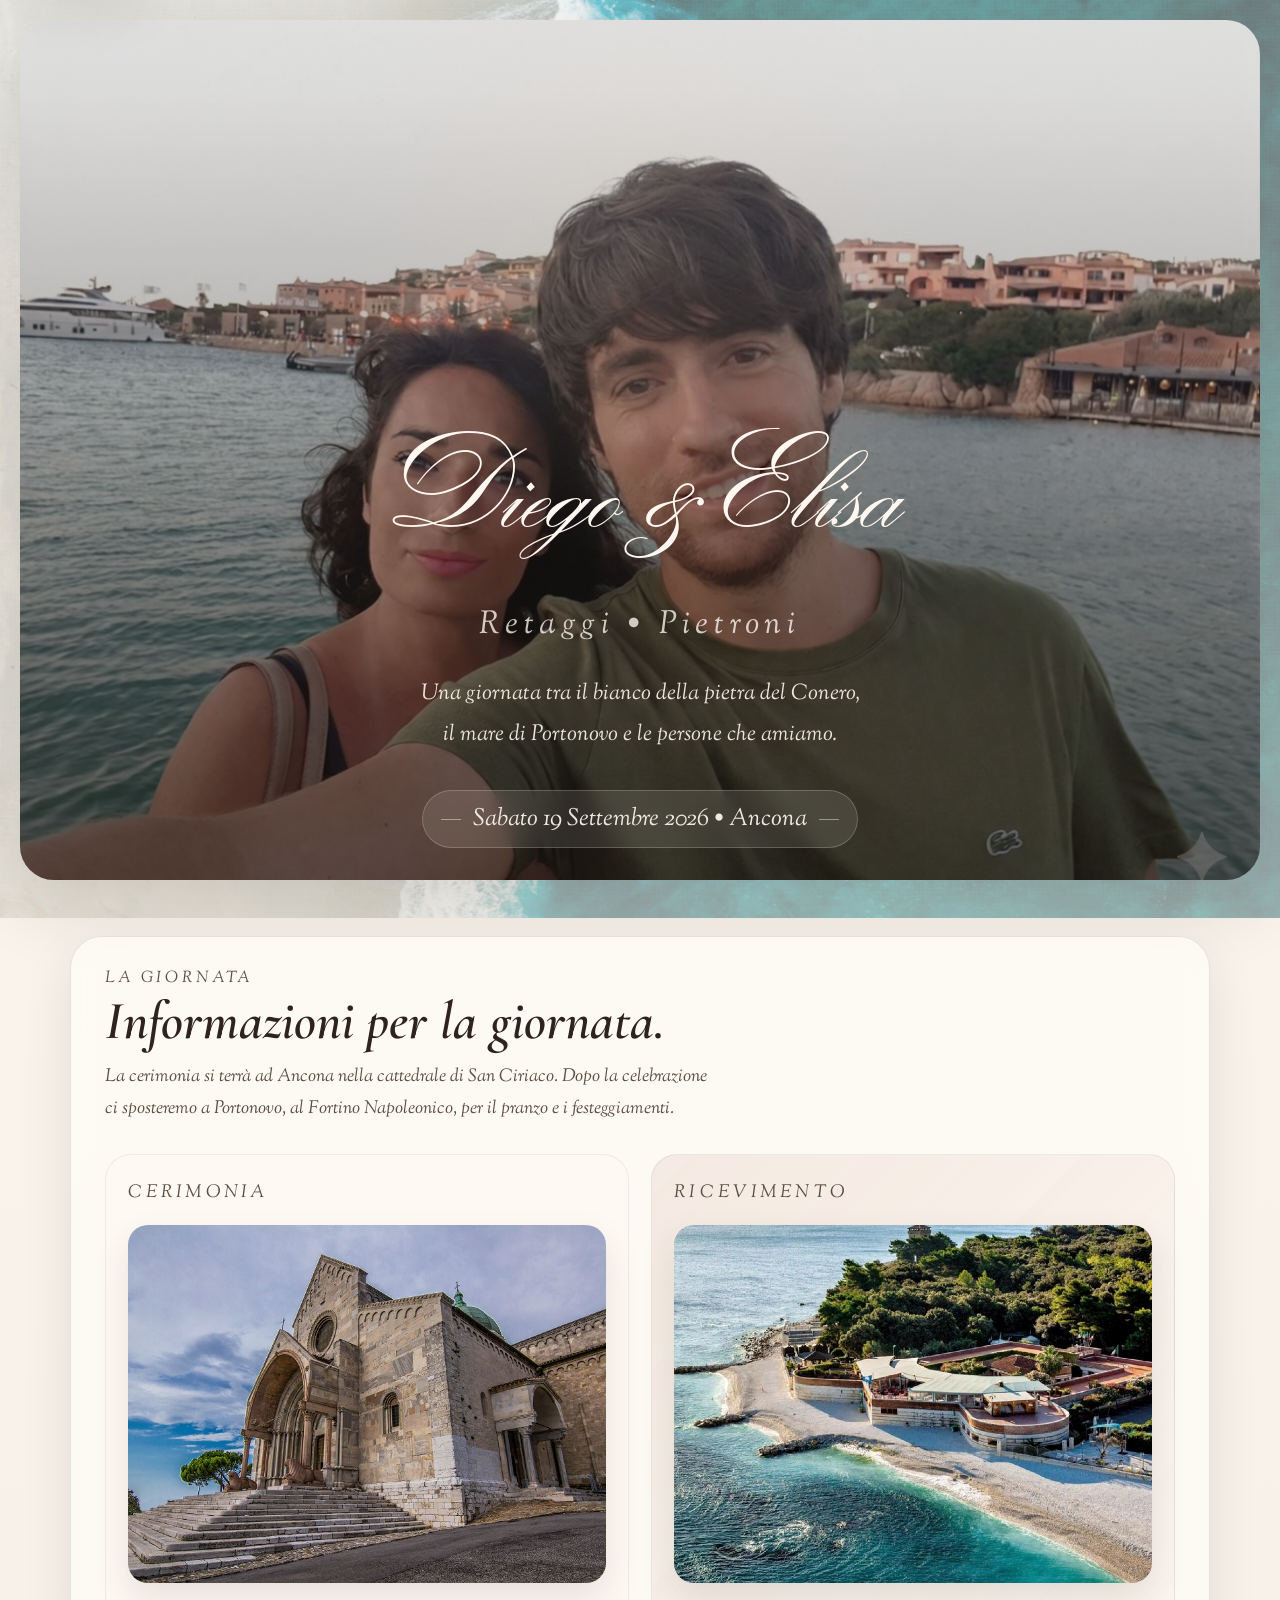
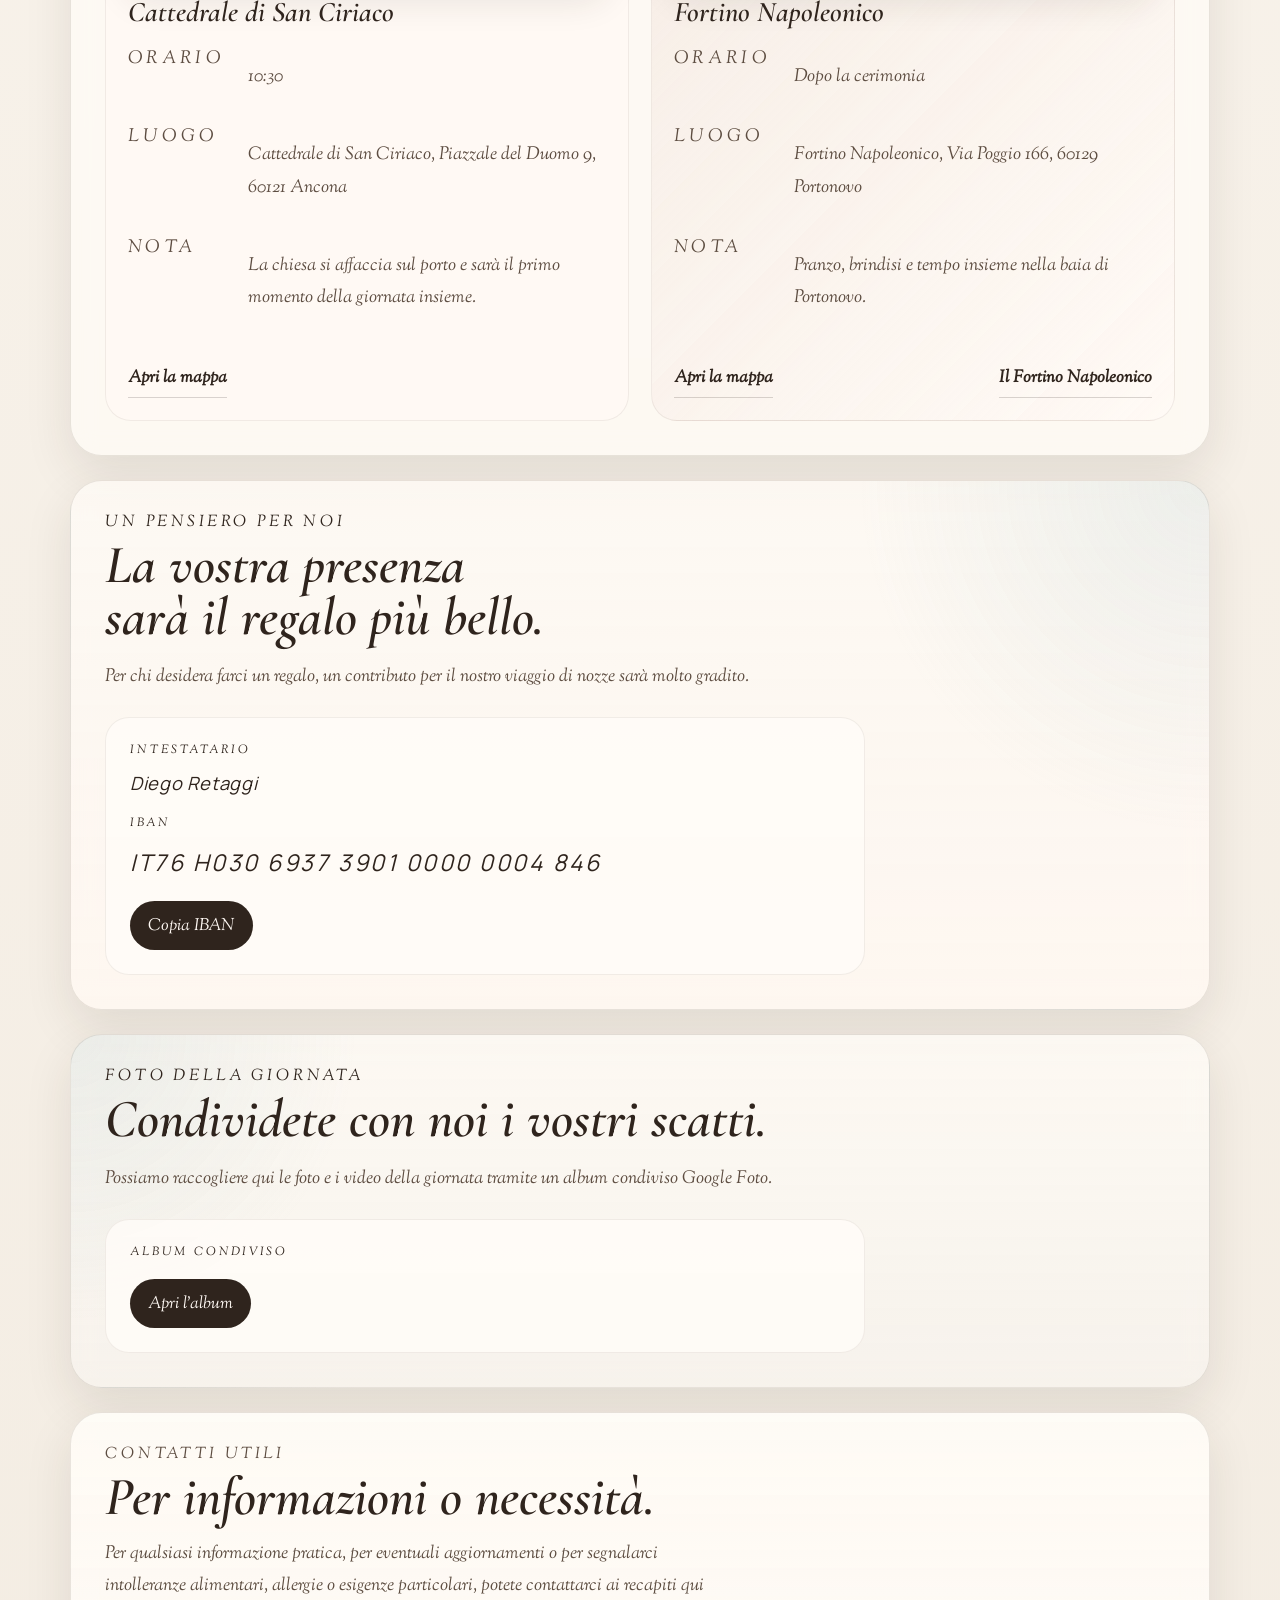
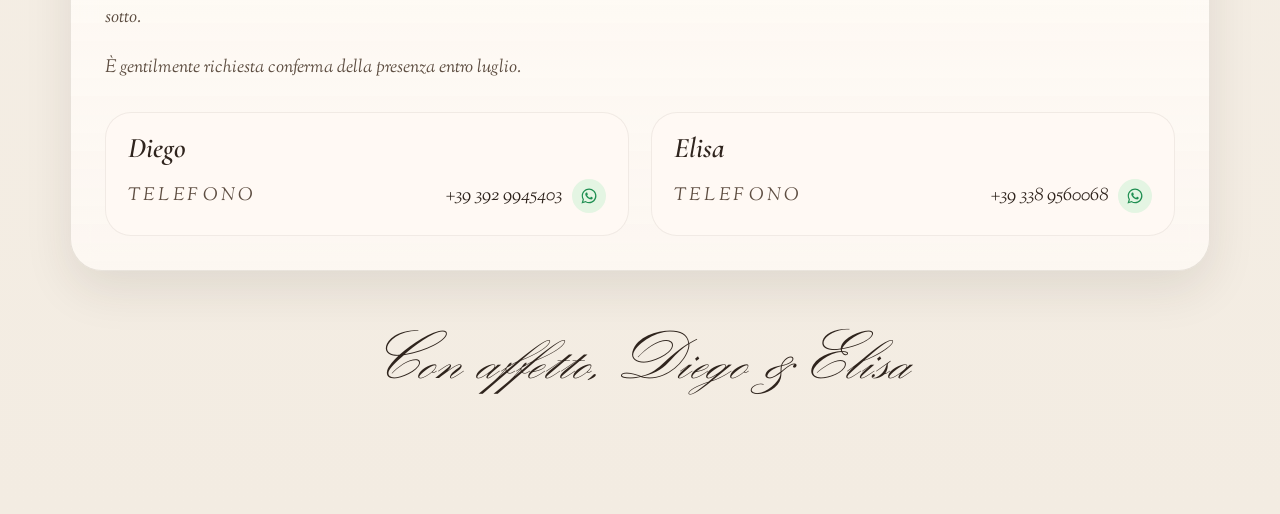
<file: index.html>
<!DOCTYPE html>
<html lang="it">

<head>
  <meta charset="UTF-8">
  <meta name="viewport" content="width=device-width, initial-scale=1.0">
  <meta name="description"
    content="Diego Retaggi ed Elisa Pietroni invitano a celebrare il loro matrimonio ad Ancona il 19 settembre 2026.">
  <title>Diego & Elisa | 19 settembre 2026</title>
  <link rel="icon" href="favicon.svg" type="image/svg+xml">
  <link rel="preconnect" href="https://fonts.googleapis.com">
  <link rel="preconnect" href="https://fonts.gstatic.com" crossorigin>
  <link
    href="https://fonts.googleapis.com/css2?family=Bodoni+Moda:ital,opsz,wght@0,6..96,500;0,6..96,600;1,6..96,500;1,6..96,600&family=Cormorant+Garamond:wght@400;500;600;700&family=Manrope:wght@400;500;600;700&display=swap"
    rel="stylesheet">
  <link rel="preconnect" href="https://fonts.googleapis.com">
  <link rel="preconnect" href="https://fonts.gstatic.com" crossorigin>
  <link href="https://fonts.googleapis.com/css2?family=Sorts+Mill+Goudy:ital@0;1&display=swap" rel="stylesheet">
  <link rel="stylesheet" href="styles.css">

  <!-- Cloudflare Web Analytics -->
  <script defer src='https://static.cloudflareinsights.com/beacon.min.js'
    data-cf-beacon='{"token": "9e28122a9e2343fabdea8cd980fb42a8"}'></script>
  <!-- End Cloudflare Web Analytics -->
</head>

<body>
  <a class="skip-link" href="#main-content">Vai al contenuto</a>
  <div class="page-shell">
    <div class="grain"></div>

    <header class="hero">
      <div class="hero__backdrop"></div>
      <div class="hero__content">
        <h1 class="reveal reveal-delay-1">Diego & Elisa</h1>
        <p class="hero__surname reveal reveal-delay-2">Retaggi • Pietroni</p>
        <p class="hero__lead reveal reveal-delay-2">
          Una giornata tra il bianco della pietra del Conero, il mare di Portonovo e le persone che amiamo.
        </p>
        <p class="hero__date reveal reveal-delay-3">Sabato 19 Settembre 2026 • Ancona</p>
      </div>
    </header>

    <main class="content" id="main-content">
      <section class="section section--intro">
        <div class="section-heading">
          <p class="section-kicker">La giornata</p>
          <h2>Informazioni per la giornata.</h2>
          <p class="section-heading__lead">
            La cerimonia si terrà ad Ancona nella cattedrale di San Ciriaco. Dopo la celebrazione ci
            sposteremo a Portonovo, al Fortino Napoleonico, per il pranzo e i festeggiamenti.
          </p>
        </div>

        <div class="intro-grid">
          <article class="info-card">
            <p class="info-card__label">Cerimonia</p>
            <div class="info-card__media">
              <img src="assets/images/san-ciriaco.jpg" alt="Veduta luminosa della cattedrale di San Ciriaco"
                width="1200" height="900" loading="lazy">
            </div>
            <h3>Cattedrale di San Ciriaco</h3>
            <div class="detail-list">
              <div class="detail-list__row">
                <p class="detail-list__label">Orario</p>
                <p class="detail-list__value">10:30</p>
              </div>
              <div class="detail-list__row">
                <p class="detail-list__label">Luogo</p>
                <p class="detail-list__value">Cattedrale di San Ciriaco, Piazzale del Duomo 9, 60121 Ancona</p>
              </div>
              <div class="detail-list__row">
                <p class="detail-list__label">Nota</p>
                <p class="detail-list__value">La chiesa si affaccia sul porto e sarà il primo momento della giornata
                  insieme.</p>
              </div>
            </div>
            <div class="info-card__actions">
              <a class="text-link" href="https://maps.app.goo.gl/Vji7S76dFKYbU13FA" target="_blank" rel="noreferrer">
                Apri la mappa
              </a>
            </div>
          </article>

          <article class="info-card info-card--highlight">
            <p class="info-card__label">Ricevimento</p>
            <div class="info-card__media">
              <img src="assets/images/fortino-napoleonico.jpg" alt="Costa e mare di Portonovo in una luce calda"
                width="1200" height="900" loading="lazy">
            </div>
            <h3>Fortino Napoleonico</h3>
            <div class="detail-list">
              <div class="detail-list__row">
                <p class="detail-list__label">Orario</p>
                <p class="detail-list__value">Dopo la cerimonia</p>
              </div>
              <div class="detail-list__row">
                <p class="detail-list__label">Luogo</p>
                <p class="detail-list__value">Fortino Napoleonico, Via Poggio 166, 60129 Portonovo</p>
              </div>
              <div class="detail-list__row">
                <p class="detail-list__label">Nota</p>
                <p class="detail-list__value">Pranzo, brindisi e tempo insieme nella baia di Portonovo.</p>
              </div>
            </div>
            <div class="info-card__actions">
              <a class="text-link" href="https://maps.app.goo.gl/A5HKXBe8Akr5vUgz9" target="_blank" rel="noreferrer">
                Apri la mappa
              </a>
              <a class="text-link text-link--push-right" href="https://www.fortinonapoleonico.com/" target="_blank"
                rel="noreferrer">
                Il Fortino Napoleonico
              </a>
            </div>
          </article>
        </div>
      </section>

      <section class="section section--gift" id="regalo">
        <div class="gift-card">
          <p class="section-kicker">Un pensiero per noi</p>
          <h2>La vostra presenza sarà il regalo più bello.</h2>
          <p class="gift-card__copy">
            Per chi desidera farci un regalo, un contributo per il nostro viaggio di nozze sarà molto gradito.
          </p>

          <div class="iban-box">
            <p class="iban-box__label">Intestatario</p>
            <p class="iban-box__value iban-box__value--compact">Diego Retaggi</p>
            <p class="iban-box__label">IBAN</p>
            <p class="iban-box__value" id="iban-value">IT76 H030 6937 3901 0000 0004 846</p>
            <button class="copy-button" type="button" data-copy-target="iban-value">
              Copia IBAN
            </button>
          </div>
        </div>
      </section>

      <section class="section section--photos" id="foto">
        <div class="gift-card">
          <p class="section-kicker">Foto della giornata</p>
          <h2>Condividete con noi i vostri scatti.</h2>
          <p class="gift-card__copy">
            Possiamo raccogliere qui le foto e i video della giornata tramite un album condiviso Google Foto.
          </p>

          <div class="iban-box">
            <p class="iban-box__label">Album condiviso</p>
            <a class="copy-button copy-button--link" href="https://photos.app.goo.gl/6RqkFo5jzJNgiQ7H7" target="_blank"
              rel="noreferrer">
              Apri l'album
            </a>
            <!-- <a class="copy-button copy-button--link is-disabled" rel="noreferrer" aria-disabled="true" tabindex="-1">
              Album non ancora disponibile
            </a> -->
          </div>
        </div>
      </section>

      <section class="section section--contacts" id="contatti">
        <div class="section-heading">
          <p class="section-kicker">Contatti utili</p>
          <h2>Per informazioni o necessità.</h2>
          <p class="section-heading__lead">
            Per qualsiasi informazione pratica, per eventuali aggiornamenti o per segnalarci intolleranze alimentari,
            allergie o esigenze particolari, potete contattarci ai recapiti qui sotto.
          </p>
          <p class="section-heading__lead">
            È gentilmente richiesta conferma della presenza entro luglio.
          </p>
        </div>

        <div class="intro-grid intro-grid--contacts">
          <article class="info-card">
            <h3>Diego</h3>
            <div class="detail-list">
              <div class="detail-list__row">
                <p class="detail-list__label">Telefono</p>
                <div class="detail-list__value detail-list__value--contact">
                  <a class="contact-link" href="tel:+393929945403">+39 392 9945403</a>
                  <a class="whatsapp-link" href="https://wa.me/393929945403" target="_blank" rel="noreferrer"
                    aria-label="Scrivi a Diego su WhatsApp">
                    <svg viewBox="0 0 24 24" aria-hidden="true">
                      <path
                        d="M19.05 4.94A9.77 9.77 0 0 0 12.09 2C6.67 2 2.27 6.39 2.27 11.81c0 1.73.45 3.42 1.31 4.91L2 22l5.43-1.51a9.8 9.8 0 0 0 4.67 1.19h.01c5.42 0 9.82-4.4 9.82-9.82 0-2.62-1.02-5.08-2.88-6.92ZM12.1 20.02h-.01a8.14 8.14 0 0 1-4.15-1.13l-.3-.18-3.22.9.86-3.14-.2-.32a8.15 8.15 0 0 1-1.26-4.34 8.19 8.19 0 0 1 8.19-8.18 8.1 8.1 0 0 1 5.8 2.4 8.14 8.14 0 0 1 2.39 5.79 8.18 8.18 0 0 1-8.1 8.2Zm4.49-6.11c-.25-.12-1.46-.72-1.69-.8-.23-.09-.39-.12-.55.12-.16.24-.63.79-.77.95-.14.16-.28.18-.53.06-.25-.12-1.05-.39-2-1.25-.74-.66-1.24-1.47-1.38-1.72-.14-.24-.02-.37.1-.49.11-.11.24-.28.36-.42.12-.14.16-.24.24-.4.08-.16.04-.31-.02-.43-.06-.12-.55-1.33-.76-1.82-.2-.48-.4-.41-.55-.42h-.47c-.16 0-.43.06-.66.31-.23.24-.86.84-.86 2.05 0 1.21.88 2.39 1 2.55.12.16 1.73 2.65 4.2 3.72.59.26 1.05.41 1.4.52.59.19 1.12.16 1.54.1.47-.07 1.46-.6 1.67-1.18.21-.58.21-1.08.14-1.18-.06-.1-.22-.16-.47-.28Z" />
                    </svg>
                  </a>
                </div>
              </div>
            </div>
          </article>
          <article class="info-card">
            <h3>Elisa</h3>
            <div class="detail-list">
              <div class="detail-list__row">
                <p class="detail-list__label">Telefono</p>
                <div class="detail-list__value detail-list__value--contact">
                  <a class="contact-link" href="tel:+393389560068">+39 338 9560068</a>
                  <a class="whatsapp-link" href="https://wa.me/393389560068" target="_blank" rel="noreferrer"
                    aria-label="Scrivi a Elisa su WhatsApp">
                    <svg viewBox="0 0 24 24" aria-hidden="true">
                      <path
                        d="M19.05 4.94A9.77 9.77 0 0 0 12.09 2C6.67 2 2.27 6.39 2.27 11.81c0 1.73.45 3.42 1.31 4.91L2 22l5.43-1.51a9.8 9.8 0 0 0 4.67 1.19h.01c5.42 0 9.82-4.4 9.82-9.82 0-2.62-1.02-5.08-2.88-6.92ZM12.1 20.02h-.01a8.14 8.14 0 0 1-4.15-1.13l-.3-.18-3.22.9.86-3.14-.2-.32a8.15 8.15 0 0 1-1.26-4.34 8.19 8.19 0 0 1 8.19-8.18 8.1 8.1 0 0 1 5.8 2.4 8.14 8.14 0 0 1 2.39 5.79 8.18 8.18 0 0 1-8.1 8.2Zm4.49-6.11c-.25-.12-1.46-.72-1.69-.8-.23-.09-.39-.12-.55.12-.16.24-.63.79-.77.95-.14.16-.28.18-.53.06-.25-.12-1.05-.39-2-1.25-.74-.66-1.24-1.47-1.38-1.72-.14-.24-.02-.37.1-.49.11-.11.24-.28.36-.42.12-.14.16-.24.24-.4.08-.16.04-.31-.02-.43-.06-.12-.55-1.33-.76-1.82-.2-.48-.4-.41-.55-.42h-.47c-.16 0-.43.06-.66.31-.23.24-.86.84-.86 2.05 0 1.21.88 2.39 1 2.55.12.16 1.73 2.65 4.2 3.72.59.26 1.05.41 1.4.52.59.19 1.12.16 1.54.1.47-.07 1.46-.6 1.67-1.18.21-.58.21-1.08.14-1.18-.06-.1-.22-.16-.47-.28Z" />
                    </svg>
                  </a>
                </div>
              </div>
            </div>
          </article>
        </div>
      </section>

      <p class="footer-note">Con affetto, Diego & Elisa</p>
    </main>
  </div>

  <button class="back-to-top" type="button" aria-label="Torna in cima alla pagina">
    Torna su
  </button>
  <script src="script.js"></script>
</body>

</html>
</file>
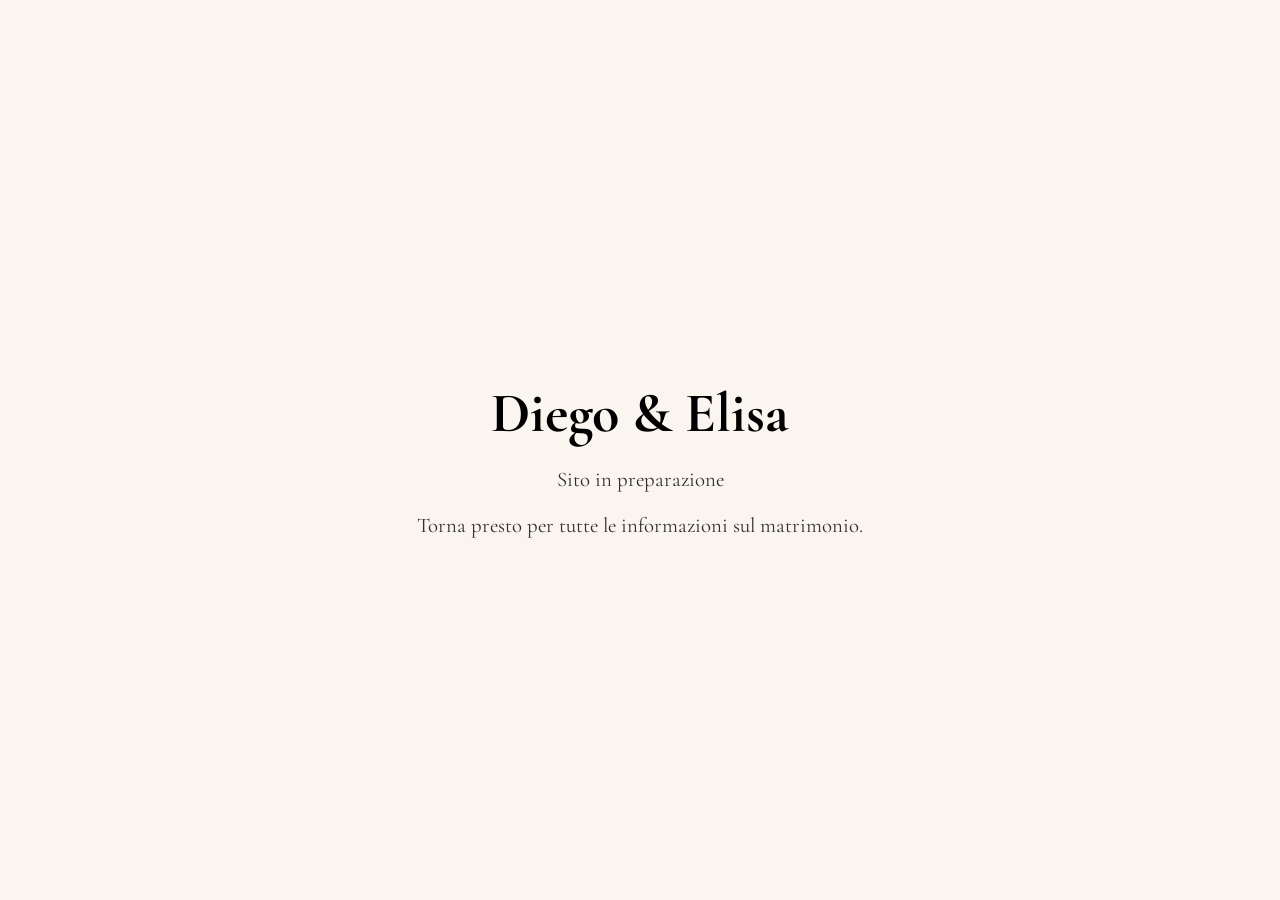
<file: index_work_in_progress.html>
<!DOCTYPE html>
<html lang="it">
<head>
<meta charset="UTF-8">
<meta name="viewport" content="width=device-width, initial-scale=1.0">

<title>Diego & Elisa</title>

<link href="https://fonts.googleapis.com/css2?family=Cormorant+Garamond:wght@400;600&display=swap" rel="stylesheet">

<style>
body{
  margin:0;
  height:100vh;
  display:flex;
  align-items:center;
  justify-content:center;
  background:#faf5ee;
  font-family:"Cormorant Garamond", serif;
  text-align:center;
}

h1{
  font-size:3.5rem;
  margin-bottom:10px;
}

p{
  font-size:1.3rem;
  opacity:.8;
}
</style>

</head>

<body>

<div>
<h1>Diego & Elisa</h1>
<p>Sito in preparazione</p>
<p>Torna presto per tutte le informazioni sul matrimonio.</p>
</div>

</body>
</html>
</file>
<file: styles.css>
@font-face {
  font-family: "Bickham Script One";
  /* src: url("assets/fonts/BickhamScriptOne.woff") format("woff"); */
  src: url("assets/fonts/Kuenstler Script LT Std 2 Bold.otf") format("opentype");
  font-display: swap;
}

:root {
  --sand-50: #fbf7f1;
  --sand-100: #f4ede3;
  --sand-200: #e7dccf;
  --stone-300: #ccb8a3;
  --stone-500: #8e7764;
  --ink-700: #5d4d41;
  --ink-900: #2f241d;
  --sea-100: #dce6e8;
  --sea-300: #9bb4b8;
  --sea-500: #667f86;
  --line: rgba(76, 59, 46, 0.12);
  --card: rgba(255, 252, 247, 0.72);
  --card-strong: rgba(255, 250, 245, 0.84);
  --shadow-soft: 0 18px 48px rgba(53, 38, 28, 0.1);
  --shadow-card: 0 28px 70px rgba(53, 38, 28, 0.12);
}

* {
  box-sizing: border-box;
}

html {
  scroll-behavior: smooth;
}

body {
  margin: 0;
  min-height: 100vh;
  font-family: "Sorts Mill Goudy", serif;
  font-weight: 400;
  font-style: italic;
  color: var(--ink-900);
  background: linear-gradient(180deg, #faf5ee 0%, #f3ece2 100%);
  overflow-x: hidden;
}

.sorts-mill-goudy-regular {
  font-family: "Sorts Mill Goudy", serif;
  font-weight: 400;
  font-style: normal;
}

.sorts-mill-goudy-regular-italic {
  font-family: "Sorts Mill Goudy", serif;
  font-weight: 400;
  font-style: italic;
}

img {
  display: block;
  max-width: 100%;
}

a {
  color: inherit;
  text-decoration: none;
}

button {
  font: inherit;
}

.skip-link {
  position: absolute;
  left: 16px;
  top: -56px;
  z-index: 30;
  padding: 12px 16px;
  border-radius: 999px;
  background: #fffaf4;
  box-shadow: var(--shadow-soft);
}

.skip-link:focus-visible {
  top: 16px;
}

.page-shell {
  position: relative;
}

.page-shell::before {
  content: "";
  position: fixed;
  inset: 0;
  z-index: -2;
  background:
    linear-gradient(rgba(250, 245, 238, 0.42), rgba(243, 236, 226, 0.62)),
    url("assets/images/sea-stones.jpg") center/cover;
  transform: scale(1.04);
}

.page-shell::after {
  content: "";
  position: fixed;
  inset: 0;
  z-index: -1;
  background:
    radial-gradient(circle at top left, rgba(255, 255, 255, 0.35), transparent 30%),
    radial-gradient(circle at right 18%, rgba(157, 183, 188, 0.16), transparent 22%);
}

.grain {
  position: fixed;
  inset: 0;
  pointer-events: none;
  opacity: 0.08;
  background-image:
    linear-gradient(rgba(255, 255, 255, 0.45) 1px, transparent 1px),
    linear-gradient(90deg, rgba(255, 255, 255, 0.45) 1px, transparent 1px);
  background-size: 4px 4px;
  mix-blend-mode: soft-light;
}

.hero {
  position: relative;
  min-height: 100vh;
  padding: 28px;
  display: grid;
  align-items: end;
}

.hero__backdrop {
  position: absolute;
  inset: 20px;
  border-radius: 34px;
  overflow: hidden;
  box-shadow: var(--shadow-card);
  background:
    linear-gradient(rgba(27, 24, 21, 0.14), rgba(27, 24, 21, 0.34)),
    /* url("assets/images/diegoelisa2.jpg") center/cover; */
    url("assets/images/diegoelisa6.png") center/cover;
    /* url("assets/images/diegoelisa5.jpeg") center/cover; */
    /* url("assets/images/hero-sea.jpg") center/cover; */
}

.hero__backdrop::after {
  content: "";
  position: absolute;
  inset: 0;
  background:
    linear-gradient(180deg, rgba(255, 247, 240, 0.04) 8%, rgba(29, 22, 18, 0.38) 100%),
    radial-gradient(circle at 50% 25%, rgba(240, 220, 200, 0.18), transparent 36%);
}

.hero__content {
  position: relative;
  z-index: 1;
  width: min(920px, calc(100% - 48px));
  margin: 0 auto;
  text-align: center;
  color: #fff7f0;
}

.eyebrow,
.section-kicker,
.info-card__label,
.iban-box__label,
.detail-list__label {
  margin: 0;
  font-size: 0.74rem;
  letter-spacing: 0.24em;
  text-transform: uppercase;
}

h1,
h2,
h3 {
  margin: 0;
  font-family: "Cormorant Garamond", serif;
  font-weight: 600;
}

.hero h1 {
  margin-top: 14px;
  font-family: "Kuenstler", "Bickham Script One", "Bodoni Moda", serif;
  font-size: clamp(5rem, 10.5vw, 9rem);
  line-height: 1;
  font-style: normal;
  font-weight: 500;
  letter-spacing: -0.01em;
  text-wrap: balance;
}

.hero h1 span {
  font-style: inherit;
  font-weight: inherit;
}

.hero__surname {
  margin: 35px 0 0;
  font-size: 2rem;
  /* font-size: 1.1rem; */
  letter-spacing: 0.18em;
  /* text-transform: uppercase; */
  color: rgba(255, 247, 240, 0.78);
}

.hero__lead {
  width: min(620px, 100%);
  margin: 26px auto 0;
  font-size: clamp(1.14rem, 2.05vw, 1.38rem);
  line-height: 1.85;
  color: rgba(255, 247, 240, 0.9);
  text-wrap: balance;
}

.hero__date {
  display: inline-flex;
  align-items: center;
  gap: 12px;
  margin-top: 34px;
  padding: 11px 18px;
  border: 1px solid rgba(255, 248, 240, 0.2);
  border-radius: 999px;
  background: rgba(255, 248, 240, 0.1);
  font-size: 1.5rem;
  color: rgba(255, 247, 240, 0.92);
  backdrop-filter: blur(8px);
}

.hero__date::before,
.hero__date::after {
  content: "";
  width: 20px;
  height: 1px;
  background: rgba(255, 247, 240, 0.45);
}

.content {
  width: min(1140px, calc(100% - 36px));
  margin: 0 auto;
  padding: 12px 0 88px;
}

.section {
  margin-top: 24px;
  padding: 34px;
  border: 1px solid var(--line);
  border-radius: 32px;
  background: var(--card);
  backdrop-filter: blur(12px);
  box-shadow: var(--shadow-soft);
}

.section-heading {
  max-width: 720px;
}

.section-heading .section-kicker,
.gift-card .section-kicker {
  font-size: 1rem;
  line-height: 1;
  letter-spacing: 0.24em;
}

.section-heading h2,
.gift-card h2 {
  margin-top: 8px;
  font-family: "Cormorant Garamond", serif;
  font-size: clamp(2.15rem, 4.2vw, 3.6rem);
  line-height: 0.97;
  font-weight: 600;
  letter-spacing: 0;
  text-wrap: balance;
}

.section-heading p,
.gift-card__copy,
.info-card p,
.timeline-item p,
.footer-note {
  color: var(--ink-700);
  line-height: 1.8;
  font-size: 1.12rem;
}

.section-heading__lead {
  margin-top: 14px;
  max-width: 38rem;
}

.intro-grid {
  display: grid;
  grid-template-columns: repeat(2, minmax(0, 1fr));
  gap: 22px;
  margin-top: 28px;
}

.info-card {
  display: grid;
  gap: 16px;
  padding: 22px;
  border-radius: 26px;
  background: var(--card-strong);
  border: 1px solid rgba(76, 59, 46, 0.08);
}

.info-card--highlight {
  background:
    linear-gradient(135deg, rgba(179, 139, 111, 0.14), rgba(255, 250, 245, 0.74)),
    var(--card-strong);
}

.info-card__media {
  overflow: hidden;
  border-radius: 20px;
  aspect-ratio: 4 / 3;
  box-shadow: 0 16px 36px rgba(53, 38, 28, 0.12);
}

.info-card__media img {
  width: 100%;
  height: 100%;
  object-fit: cover;
  filter: saturate(0.92) contrast(1.03);
  transition: transform 450ms ease, filter 450ms ease;
}

.info-card:hover .info-card__media img {
  transform: scale(1.03);
  filter: saturate(0.98) contrast(1.04);
}

.info-card h3,
.timeline-item h3 {
  font-size: 1.78rem;
  line-height: 0.98;
}

.detail-list {
  display: grid;
  gap: 10px;
}

.detail-list__row {
  display: grid;
  grid-template-columns: 108px 1fr;
  gap: 12px;
  align-items: start;
}

.detail-list__label {
  color: var(--stone-500);
}

.detail-list__value {
  color: var(--ink-900);
  line-height: 1.65;
  font-size: 1.12rem;
}

.detail-list__value--contact {
  display: inline-flex;
  align-items: center;
  justify-content: flex-end;
  gap: 10px;
  flex-wrap: nowrap;
  width: 100%;
  min-width: 0;
}

.contact-link {
  text-decoration: none;
  white-space: nowrap;
}

.whatsapp-link {
  display: inline-flex;
  align-items: center;
  justify-content: center;
  width: 34px;
  height: 34px;
  border-radius: 999px;
  background: rgba(37, 211, 102, 0.12);
  color: #1f8f52;
  transition: transform 180ms ease, background-color 180ms ease;
}

.whatsapp-link svg {
  width: 18px;
  height: 18px;
  fill: currentColor;
}

.whatsapp-link:hover,
.whatsapp-link:focus-visible {
  transform: translateY(-1px);
  background: rgba(37, 211, 102, 0.2);
}

.info-card__actions {
  display: flex;
  gap: 12px;
  flex-wrap: wrap;
  margin-top: 6px;
}

.text-link {
  display: inline-flex;
  align-items: center;
  min-height: 44px;
  padding: 10px 0 6px;
  border-bottom: 1px solid rgba(47, 36, 29, 0.18);
  font-weight: 600;
  font-size: 1.08rem;
}

.text-link--push-right {
  margin-left: auto;
}

.section--timeline {
  background:
    linear-gradient(180deg, rgba(255, 252, 247, 0.68), rgba(255, 250, 245, 0.76)),
    rgba(255, 252, 247, 0.68);
}

.timeline {
  margin-top: 28px;
  display: grid;
  gap: 14px;
}

.timeline-item {
  display: grid;
  grid-template-columns: 180px 1fr;
  gap: 22px;
  align-items: start;
  padding: 24px 0;
  border-top: 1px solid rgba(47, 36, 29, 0.1);
}

.timeline-item:first-child {
  border-top: 0;
}

.timeline-item__time {
  margin: 0;
  font-family: "Cormorant Garamond", serif;
  font-size: 1.78rem;
  color: var(--sea-500);
}

.section--gift {
  background:
    radial-gradient(circle at top right, rgba(163, 192, 198, 0.18), transparent 28%),
    linear-gradient(180deg, rgba(255, 251, 246, 0.76), rgba(255, 248, 242, 0.84));
}

.section--photos {
  background:
    radial-gradient(circle at top left, rgba(155, 180, 184, 0.18), transparent 24%),
    linear-gradient(180deg, rgba(255, 252, 247, 0.76), rgba(247, 243, 237, 0.84));
}

.section--contacts {
  background:
    linear-gradient(180deg, rgba(255, 252, 247, 0.72), rgba(252, 247, 241, 0.82)),
    rgba(255, 252, 247, 0.72);
}

.section--contacts .detail-list__row {
  grid-template-columns: max-content 1fr;
  gap: 16px;
  align-items: center;
}

.intro-grid--contacts .info-card {
  min-height: 100%;
}

.gift-card {
  max-width: 760px;
}

.gift-card h2 {
  margin-top: 8px;
}

.iban-box {
  margin-top: 24px;
  padding: 24px;
  border-radius: 24px;
  background: rgba(255, 252, 248, 0.88);
  border: 1px solid rgba(76, 59, 46, 0.08);
}

.iban-box__value {
  margin: 10px 0 0;
  font-family: "Manrope", sans-serif;
  font-size: clamp(1.18rem, 2.2vw, 1.44rem);
  letter-spacing: 0.11em;
  line-height: 1.8;
  color: var(--ink-900);
  word-break: break-word;
}

.iban-box__value--compact {
  margin-bottom: 16px;
  font-size: 1.14rem;
  letter-spacing: 0.04em;
  line-height: 1.6;
}

.copy-button {
  display: inline-flex;
  align-items: center;
  justify-content: center;
  min-height: 48px;
  margin-top: 18px;
  padding: 12px 18px;
  border: 0;
  border-radius: 999px;
  background: var(--ink-900);
  color: #fff9f4;
  font-size: 1.08rem;
  cursor: pointer;
  transition: transform 180ms ease, background-color 180ms ease, box-shadow 180ms ease;
}

.copy-button--link {
  text-decoration: none;
}

.copy-button:hover,
.copy-button:focus-visible {
  transform: translateY(-1px);
  background: #46362b;
  box-shadow: 0 10px 18px rgba(53, 38, 28, 0.16);
}

.copy-button.is-copied {
  background: #587068;
}

.iban-box__note {
  margin: 14px 0 0;
  color: var(--ink-700);
  line-height: 1.7;
  font-size: 1.1rem;
}

.footer-note {
  margin: 34px auto 0;
  text-align: center;
  font-family: "Kuenstler", "Bickham Script One", "Cormorant Garamond", serif;
  font-size: 4.2rem;
  font-weight: 400;
  letter-spacing: 0.03em;
  color: var(--ink-900);
}

.back-to-top {
  position: fixed;
  right: 18px;
  bottom: 18px;
  z-index: 25;
  min-height: 46px;
  padding: 0 16px;
  border: 1px solid rgba(76, 59, 46, 0.12);
  border-radius: 999px;
  background: rgba(255, 250, 245, 0.88);
  color: var(--ink-900);
  box-shadow: var(--shadow-soft);
  backdrop-filter: blur(12px);
  cursor: pointer;
  opacity: 0;
  visibility: hidden;
  transform: translateY(12px);
  transition:
    opacity 180ms ease,
    transform 180ms ease,
    visibility 180ms ease,
    background-color 180ms ease;
}

.back-to-top.is-visible {
  opacity: 1;
  visibility: visible;
  transform: translateY(0);
}

.back-to-top:hover,
.back-to-top:focus-visible {
  background: rgba(255, 248, 242, 0.96);
}

.reveal {
  opacity: 0;
  transform: translateY(24px);
  animation: rise 900ms cubic-bezier(0.2, 1, 0.22, 1) forwards;
}

.reveal-delay-1 {
  animation-delay: 140ms;
}

.reveal-delay-2 {
  animation-delay: 280ms;
}

.reveal-delay-3 {
  animation-delay: 420ms;
}

@keyframes rise {
  to {
    opacity: 1;
    transform: translateY(0);
  }
}

a:focus-visible,
button:focus-visible {
  outline: 2px solid rgba(88, 112, 104, 0.7);
  outline-offset: 3px;
}

@media (max-width: 900px) {
  .hero__content,
  .content {
    width: min(100%, calc(100% - 24px));
  }

  .intro-grid {
    grid-template-columns: 1fr;
  }
}

@media (max-width: 720px) {
  .page-shell::before {
    background:
      linear-gradient(rgba(250, 245, 238, 0.5), rgba(243, 236, 226, 0.7)),
      url("assets/images/sea-stones.jpg") center/cover;
  }

  .hero {
    min-height: 92svh;
    padding: max(14px, env(safe-area-inset-top)) 14px 8px;
  }

  .hero__backdrop {
    inset: 0;
    border-radius: 0 0 28px 28px;
  }

  .hero__content {
    width: 100%;
    padding: 0 10px 18px;
  }

  .hero h1 {
    font-size: clamp(4.5rem, 14.2vw, 6.2rem);
    line-height: 0.98;
    letter-spacing: -0.025em;
  }

  .hero__surname {
    font-size: 0.98rem;
    letter-spacing: 0.14em;
  }

  .hero__lead {
    margin-top: 18px;
    max-width: 26rem;
    font-size: 1.12rem;
    line-height: 1.75;
  }

  .hero__date {
    margin-top: 24px;
    padding: 10px 14px;
    font-size: 0.86rem;
  }

  .hero__date::before,
  .hero__date::after {
    width: 12px;
  }

  .content {
    width: min(100%, calc(100% - 20px));
    padding: 10px 0 52px;
  }

  .section {
    margin-top: 16px;
    padding: 22px 18px;
    border-radius: 24px;
    background: rgba(255, 251, 246, 0.8);
  }

  .section-heading h2,
  .gift-card h2 {
    font-size: clamp(1.85rem, 8.2vw, 2.6rem);
    line-height: 0.98;
  }

  .section-heading__lead {
    margin-top: 12px;
    font-size: 1.1rem;
  }

  .section-heading .section-kicker,
  .gift-card .section-kicker {
    font-size: 0.74rem;
    letter-spacing: 0.18em;
  }

  .eyebrow,
  .section-kicker,
  .info-card__label,
  .iban-box__label,
  .detail-list__label {
    font-size: 0.68rem;
    letter-spacing: 0.18em;
  }

  .intro-grid {
    gap: 14px;
    margin-top: 22px;
  }

  .info-card {
    padding: 18px;
    gap: 14px;
    border-radius: 20px;
  }

  .info-card__media {
    border-radius: 16px;
    aspect-ratio: 1.18 / 1;
  }

  .info-card h3,
  .timeline-item h3 {
    font-size: 1.5rem;
  }

  .detail-list__row {
    grid-template-columns: 1fr;
    gap: 2px;
  }

  .timeline {
    margin-top: 22px;
    gap: 12px;
  }

  .timeline-item {
    grid-template-columns: 1fr;
    gap: 8px;
    padding: 18px 16px;
    border: 1px solid rgba(47, 36, 29, 0.08);
    border-radius: 20px;
    background: rgba(255, 252, 248, 0.72);
  }

  .timeline-item:first-child {
    border-top: 1px solid rgba(47, 36, 29, 0.08);
  }

  .timeline-item__time {
    font-size: 1.42rem;
  }

  .iban-box {
    padding: 18px 16px;
    border-radius: 20px;
  }

  .copy-button {
    width: 100%;
  }

  .back-to-top {
    right: 14px;
    bottom: 14px;
    min-height: 48px;
    padding: 0 14px;
  }

  .footer-note {
    font-size: 2.7rem;
  }
}

@media (max-width: 420px) {
  .hero h1 {
    font-size: clamp(3.9rem, 13.8vw, 5.2rem);
  }

  .section {
    padding: 20px 16px;
  }

  .iban-box__value {
    font-size: 1.12rem;
    letter-spacing: 0.08em;
  }

  .footer-note {
    font-size: 2.3rem;
  }
}

@media (prefers-reduced-motion: reduce) {
  html {
    scroll-behavior: auto;
  }

  .reveal {
    opacity: 1;
    transform: none;
    animation: none;
  }

  .copy-button,
  .info-card__media img,
  .back-to-top {
    transition: none;
  }
}


.copy-button.is-disabled {
  pointer-events: none;
  opacity: 0.5;
  cursor: not-allowed;
}
</file>
